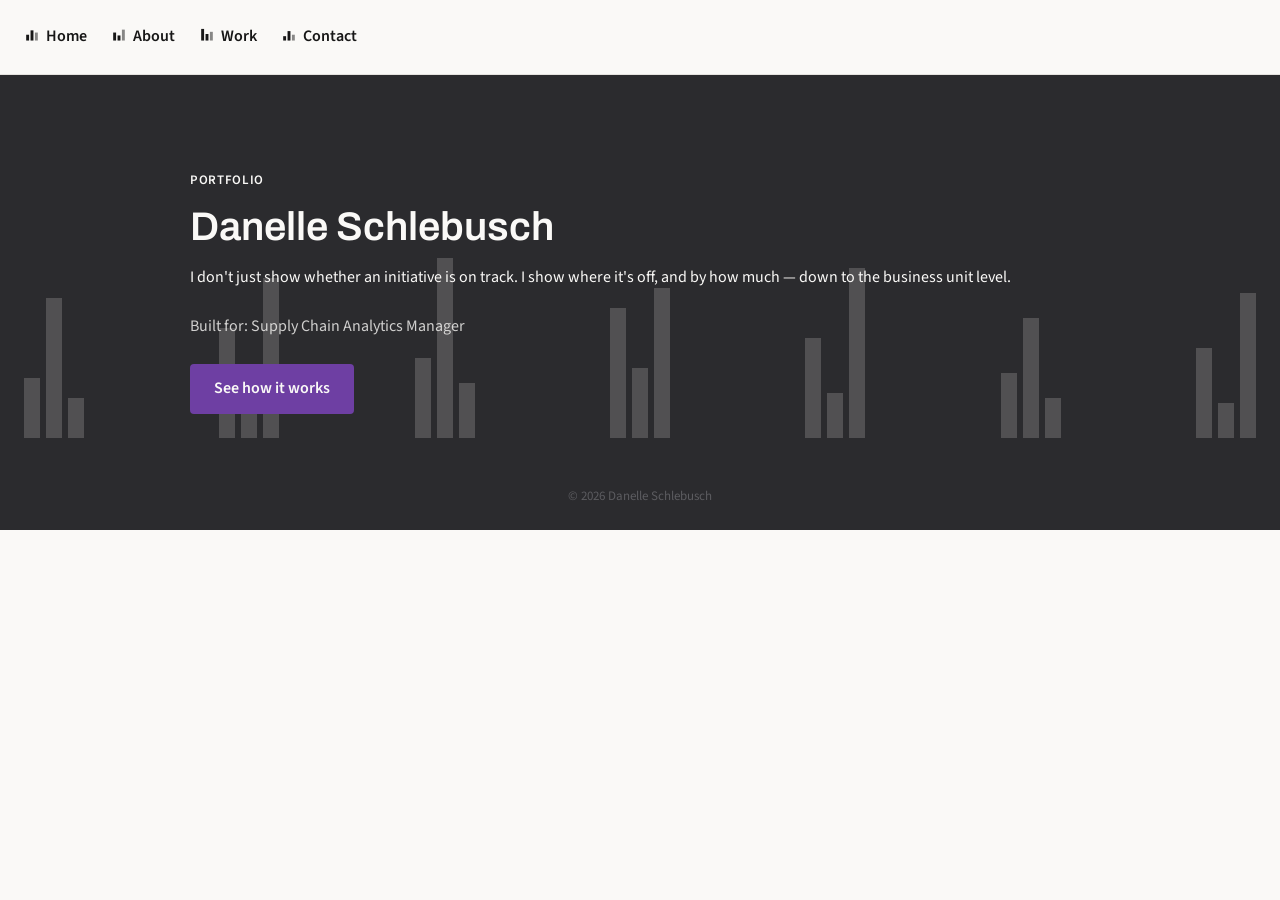
<file: index.html>
<!DOCTYPE html>
<html lang="en">
<head>
  <meta charset="UTF-8">
  <meta name="viewport" content="width=device-width, initial-scale=1.0">
  <title>Danelle Schlebusch — Portfolio</title>
  <link rel="stylesheet" href="styles.css">
</head>
<body>

  <nav class="site-nav">
    <a href="index.html" class="active">
      <svg class="nav-icon" viewBox="0 0 22 22" aria-hidden="true">
        <rect x="3" y="12" width="4" height="8" fill="#171717"/>
        <rect x="9" y="6" width="4" height="14" fill="#171717"/>
        <rect x="15" y="9" width="4" height="11" fill="#171717" opacity="0.5"/>
      </svg>
      Home
    </a>
    <a href="about.html">
      <svg class="nav-icon" viewBox="0 0 22 22" aria-hidden="true">
        <rect x="3" y="9" width="4" height="11" fill="#171717"/>
        <rect x="9" y="13" width="4" height="7" fill="#171717"/>
        <rect x="15" y="5" width="4" height="15" fill="#171717" opacity="0.5"/>
      </svg>
      About
    </a>
    <a href="work.html">
      <svg class="nav-icon" viewBox="0 0 22 22" aria-hidden="true">
        <rect x="3" y="4" width="4" height="16" fill="#171717"/>
        <rect x="9" y="11" width="4" height="9" fill="#171717"/>
        <rect x="15" y="8" width="4" height="12" fill="#171717" opacity="0.5"/>
      </svg>
      Work
    </a>
    <a href="contact.html">
      <svg class="nav-icon" viewBox="0 0 22 22" aria-hidden="true">
        <rect x="3" y="14" width="4" height="6" fill="#171717"/>
        <rect x="9" y="7" width="4" height="13" fill="#171717"/>
        <rect x="15" y="12" width="4" height="8" fill="#171717" opacity="0.5"/>
      </svg>
      Contact
    </a>
  </nav>

  <header class="hero">
    <div class="hero-content">
      <p class="label">Portfolio</p>
      <h1>Danelle Schlebusch</h1>
      <p class="hero-claim">
        I don't just show whether an initiative is on track. I show where
        it's off, and by how much — down to the business unit level.
      </p>
      <p class="hero-built-for">Built for: Supply Chain Analytics Manager</p>
      <a href="work.html" class="button">See how it works</a>
    </div>

    <div class="hero-bars" aria-hidden="true">
      <div class="bar-chart">
        <div class="bar bar-1"></div>
        <div class="bar bar-2"></div>
        <div class="bar bar-3"></div>
      </div>
      <div class="bar-chart">
        <div class="bar bar-4"></div>
        <div class="bar bar-5"></div>
        <div class="bar bar-6"></div>
      </div>
      <div class="bar-chart">
        <div class="bar bar-7"></div>
        <div class="bar bar-8"></div>
        <div class="bar bar-9"></div>
      </div>
      <div class="bar-chart">
        <div class="bar bar-10"></div>
        <div class="bar bar-11"></div>
        <div class="bar bar-12"></div>
      </div>
      <div class="bar-chart">
        <div class="bar bar-13"></div>
        <div class="bar bar-14"></div>
        <div class="bar bar-15"></div>
      </div>
      <div class="bar-chart">
        <div class="bar bar-16"></div>
        <div class="bar bar-17"></div>
        <div class="bar bar-18"></div>
      </div>
      <div class="bar-chart">
        <div class="bar bar-19"></div>
        <div class="bar bar-20"></div>
        <div class="bar bar-21"></div>
      </div>
    </div>
  </header>

  <footer class="site-footer">
    <p>&copy; 2026 Danelle Schlebusch</p>
  </footer>

</body>
</html>
</file>
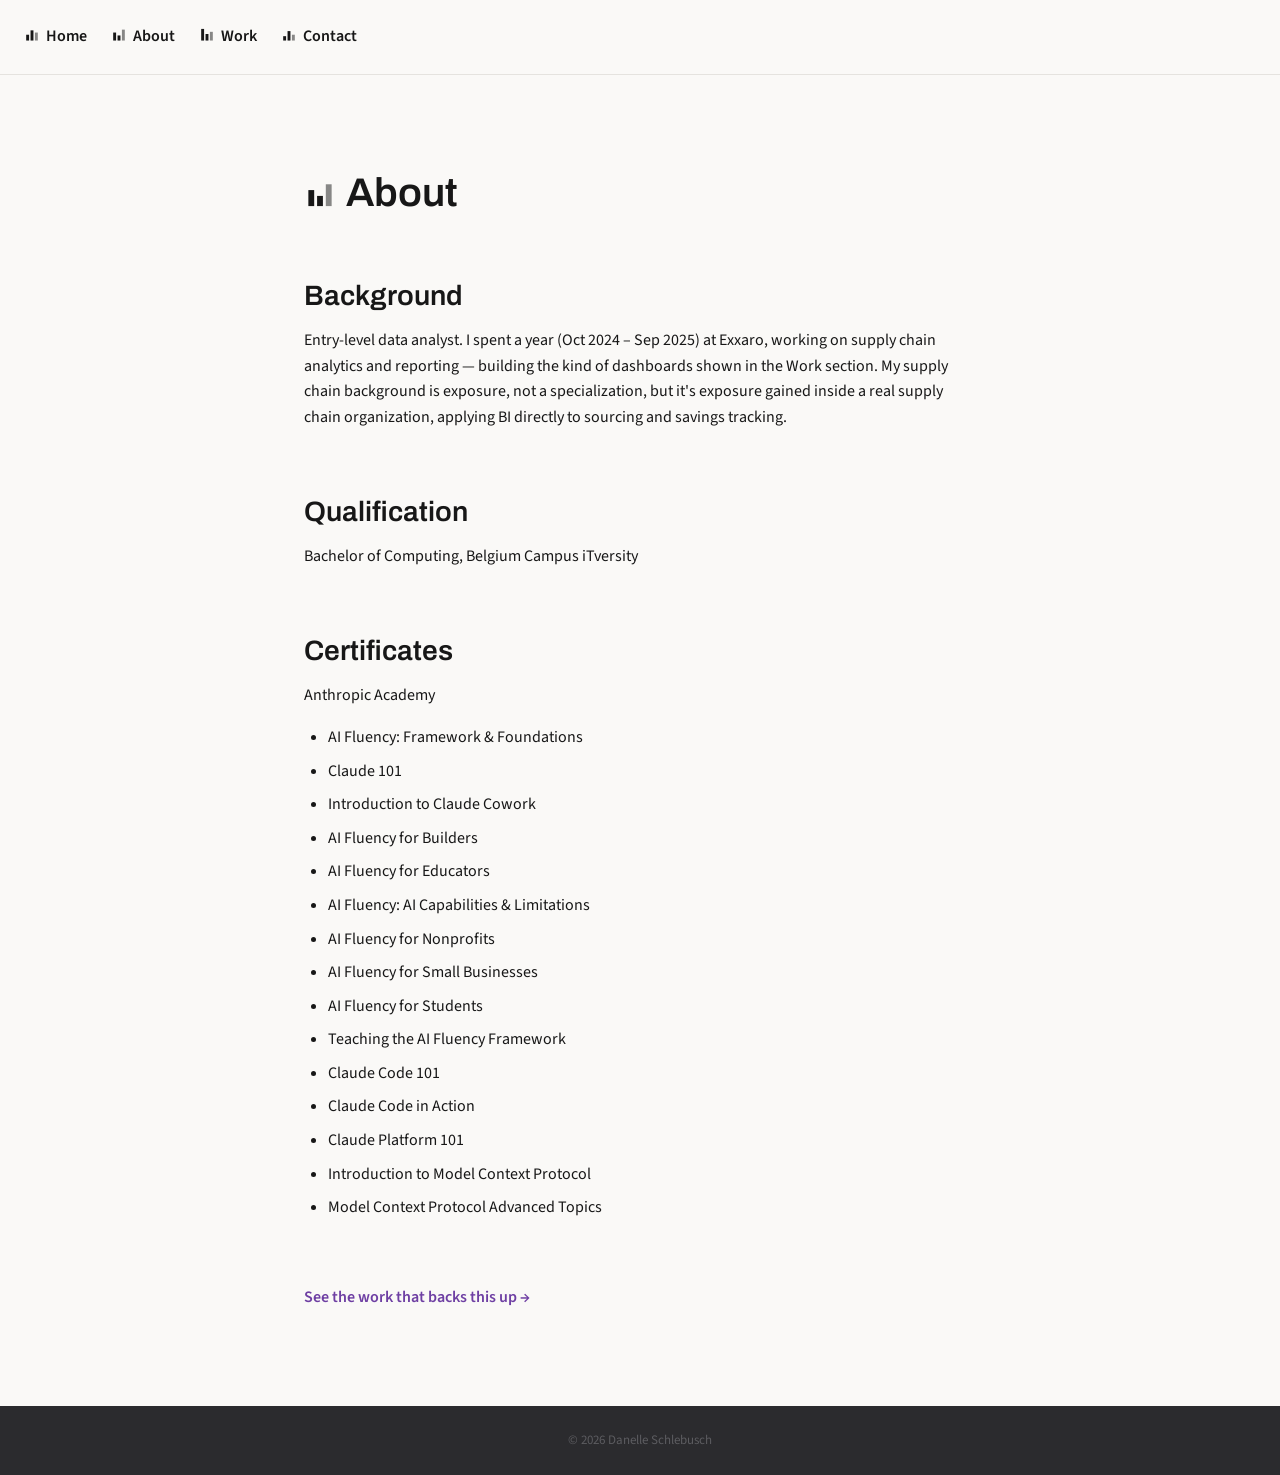
<file: about.html>
<!DOCTYPE html>
<html lang="en">
<head>
  <meta charset="UTF-8">
  <meta name="viewport" content="width=device-width, initial-scale=1.0">
  <title>About — Danelle Schlebusch</title>
  <link rel="stylesheet" href="styles.css">
</head>
<body>

  <nav class="site-nav">
    <a href="index.html">
      <svg class="nav-icon" viewBox="0 0 22 22" aria-hidden="true">
        <rect x="3" y="12" width="4" height="8" fill="#171717"/>
        <rect x="9" y="6" width="4" height="14" fill="#171717"/>
        <rect x="15" y="9" width="4" height="11" fill="#171717" opacity="0.5"/>
      </svg>
      Home
    </a>
    <a href="about.html" class="active">
      <svg class="nav-icon" viewBox="0 0 22 22" aria-hidden="true">
        <rect x="3" y="9" width="4" height="11" fill="#171717"/>
        <rect x="9" y="13" width="4" height="7" fill="#171717"/>
        <rect x="15" y="5" width="4" height="15" fill="#171717" opacity="0.5"/>
      </svg>
      About
    </a>
    <a href="work.html">
      <svg class="nav-icon" viewBox="0 0 22 22" aria-hidden="true">
        <rect x="3" y="4" width="4" height="16" fill="#171717"/>
        <rect x="9" y="11" width="4" height="9" fill="#171717"/>
        <rect x="15" y="8" width="4" height="12" fill="#171717" opacity="0.5"/>
      </svg>
      Work
    </a>
    <a href="contact.html">
      <svg class="nav-icon" viewBox="0 0 22 22" aria-hidden="true">
        <rect x="3" y="14" width="4" height="6" fill="#171717"/>
        <rect x="9" y="7" width="4" height="13" fill="#171717"/>
        <rect x="15" y="12" width="4" height="8" fill="#171717" opacity="0.5"/>
      </svg>
      Contact
    </a>
  </nav>

  <main class="about-page">
    <h1>
      <svg class="h1-icon" viewBox="0 0 22 22" aria-hidden="true">
        <rect x="3" y="9" width="4" height="11" fill="#171717"/>
        <rect x="9" y="13" width="4" height="7" fill="#171717"/>
        <rect x="15" y="5" width="4" height="15" fill="#171717" opacity="0.5"/>
      </svg>
      About
    </h1>

    <section class="about-block">
      <h2>Background</h2>
      <p>Entry-level data analyst. I spent a year (Oct 2024 – Sep 2025) at Exxaro, working on supply chain analytics and reporting — building the kind of dashboards shown in the Work section. My supply chain background is exposure, not a specialization, but it's exposure gained inside a real supply chain organization, applying BI directly to sourcing and savings tracking.</p>
    </section>

    <section class="about-block">
      <h2>Qualification</h2>
      <p>Bachelor of Computing, Belgium Campus iTversity</p>
    </section>

    <section class="about-block">
      <h2>Certificates</h2>
      <p>Anthropic Academy</p>
      <ul class="cert-list">
        <li>AI Fluency: Framework & Foundations</li>
        <li>Claude 101</li>
        <li>Introduction to Claude Cowork</li>
        <li>AI Fluency for Builders</li>
        <li>AI Fluency for Educators</li>
        <li>AI Fluency: AI Capabilities & Limitations</li>
        <li>AI Fluency for Nonprofits</li>
        <li>AI Fluency for Small Businesses</li>
        <li>AI Fluency for Students</li>
        <li>Teaching the AI Fluency Framework</li>
        <li>Claude Code 101</li>
        <li>Claude Code in Action</li>
        <li>Claude Platform 101</li>
        <li>Introduction to Model Context Protocol</li>
        <li>Model Context Protocol Advanced Topics</li>
      </ul>
    </section>

    <a href="work.html" class="cta-link">See the work that backs this up →</a>
  </main>

  <footer class="site-footer">
    <p>&copy; 2026 Danelle Schlebusch</p>
  </footer>

</body>
</html>
</file>
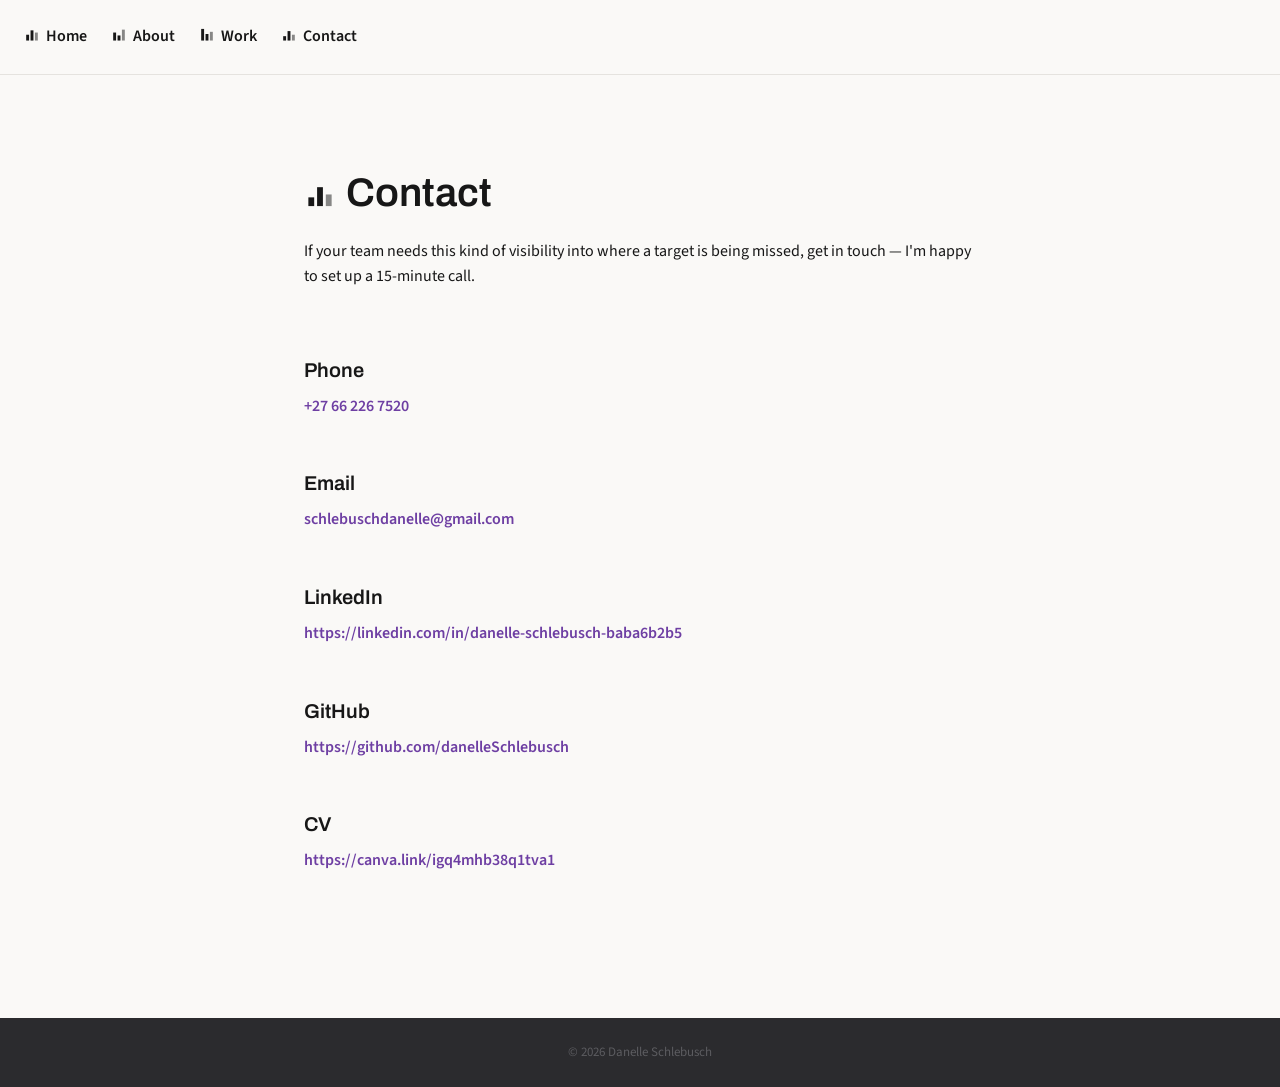
<file: contact.html>
<!DOCTYPE html>
<html lang="en">
<head>
  <meta charset="UTF-8">
  <meta name="viewport" content="width=device-width, initial-scale=1.0">
  <title>Contact — Danelle Schlebusch</title>
  <link rel="stylesheet" href="styles.css">
</head>
<body>

  <nav class="site-nav">
    <a href="index.html">
      <svg class="nav-icon" viewBox="0 0 22 22" aria-hidden="true">
        <rect x="3" y="12" width="4" height="8" fill="#171717"/>
        <rect x="9" y="6" width="4" height="14" fill="#171717"/>
        <rect x="15" y="9" width="4" height="11" fill="#171717" opacity="0.5"/>
      </svg>
      Home
    </a>
    <a href="about.html">
      <svg class="nav-icon" viewBox="0 0 22 22" aria-hidden="true">
        <rect x="3" y="9" width="4" height="11" fill="#171717"/>
        <rect x="9" y="13" width="4" height="7" fill="#171717"/>
        <rect x="15" y="5" width="4" height="15" fill="#171717" opacity="0.5"/>
      </svg>
      About
    </a>
    <a href="work.html">
      <svg class="nav-icon" viewBox="0 0 22 22" aria-hidden="true">
        <rect x="3" y="4" width="4" height="16" fill="#171717"/>
        <rect x="9" y="11" width="4" height="9" fill="#171717"/>
        <rect x="15" y="8" width="4" height="12" fill="#171717" opacity="0.5"/>
      </svg>
      Work
    </a>
    <a href="contact.html" class="active">
      <svg class="nav-icon" viewBox="0 0 22 22" aria-hidden="true">
        <rect x="3" y="14" width="4" height="6" fill="#171717"/>
        <rect x="9" y="7" width="4" height="13" fill="#171717"/>
        <rect x="15" y="12" width="4" height="8" fill="#171717" opacity="0.5"/>
      </svg>
      Contact
    </a>
  </nav>

  <main class="contact-page">
    <h1>
      <svg class="h1-icon" viewBox="0 0 22 22" aria-hidden="true">
        <rect x="3" y="14" width="4" height="6" fill="#171717"/>
        <rect x="9" y="7" width="4" height="13" fill="#171717"/>
        <rect x="15" y="12" width="4" height="8" fill="#171717" opacity="0.5"/>
      </svg>
      Contact
    </h1>

    <p class="contact-intro">
      If your team needs this kind of visibility into where a target is being
      missed, get in touch — I'm happy to set up a 15-minute call.
    </p>

    <section class="contact-block">
      <h2>Phone</h2>
      <p><a href="tel:+27662267520" class="contact-value">+27 66 226 7520</a></p>
    </section>

    <section class="contact-block">
      <h2>Email</h2>
      <p><a href="mailto:schlebuschdanelle@gmail.com" class="contact-value">schlebuschdanelle@gmail.com</a></p>
    </section>

    <section class="contact-block">
      <h2>LinkedIn</h2>
      <p><a href="https://linkedin.com/in/danelle-schlebusch-baba6b2b5" class="contact-value" target="_blank" rel="noopener">https://linkedin.com/in/danelle-schlebusch-baba6b2b5</a></p>
    </section>

    <section class="contact-block">
      <h2>GitHub</h2>
      <p><a href="https://github.com/danelleSchlebusch" class="contact-value" target="_blank" rel="noopener">https://github.com/danelleSchlebusch</a></p>
    </section>

    <section class="contact-block">
      <h2>CV</h2>
      <p><a href="https://canva.link/igq4mhb38q1tva1" class="contact-value" target="_blank" rel="noopener">https://canva.link/igq4mhb38q1tva1</a></p>
    </section>
  </main>

  <footer class="site-footer">
    <p>&copy; 2026 Danelle Schlebusch</p>
  </footer>

</body>
</html>
</file>
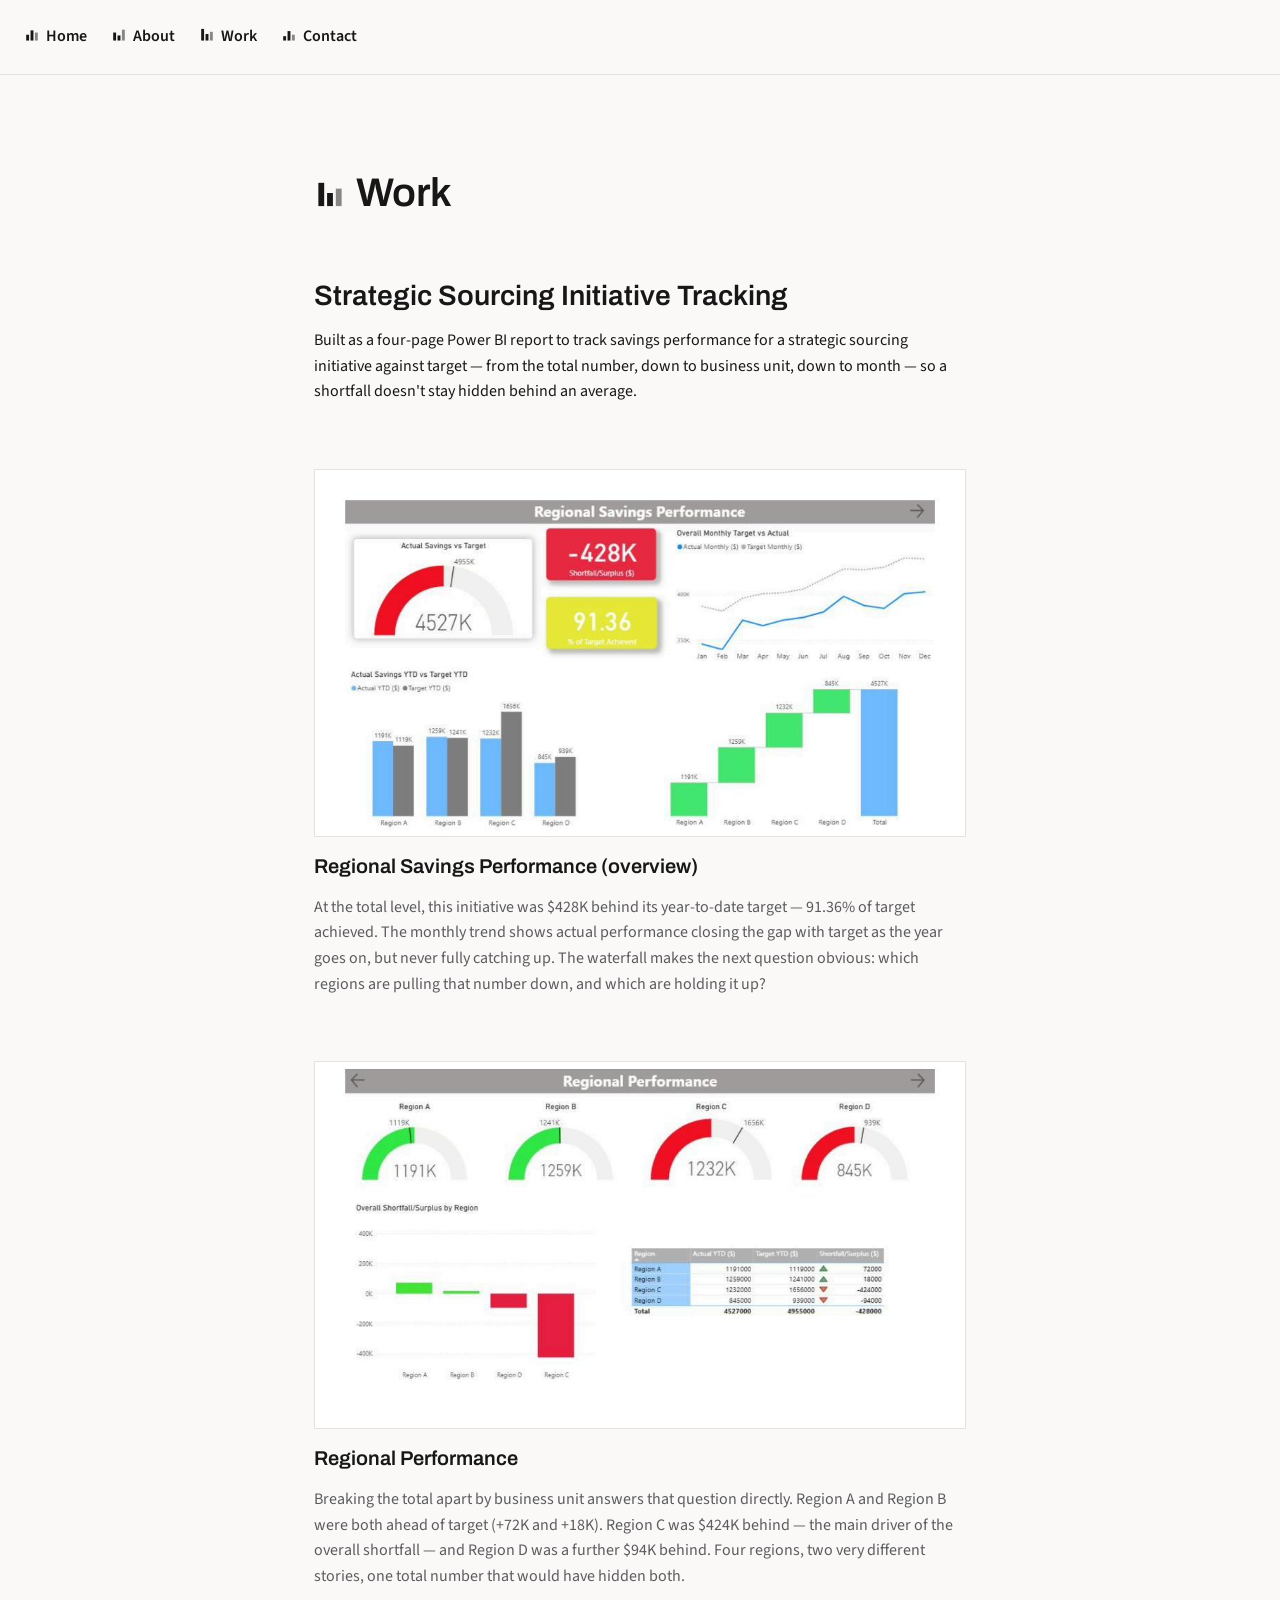
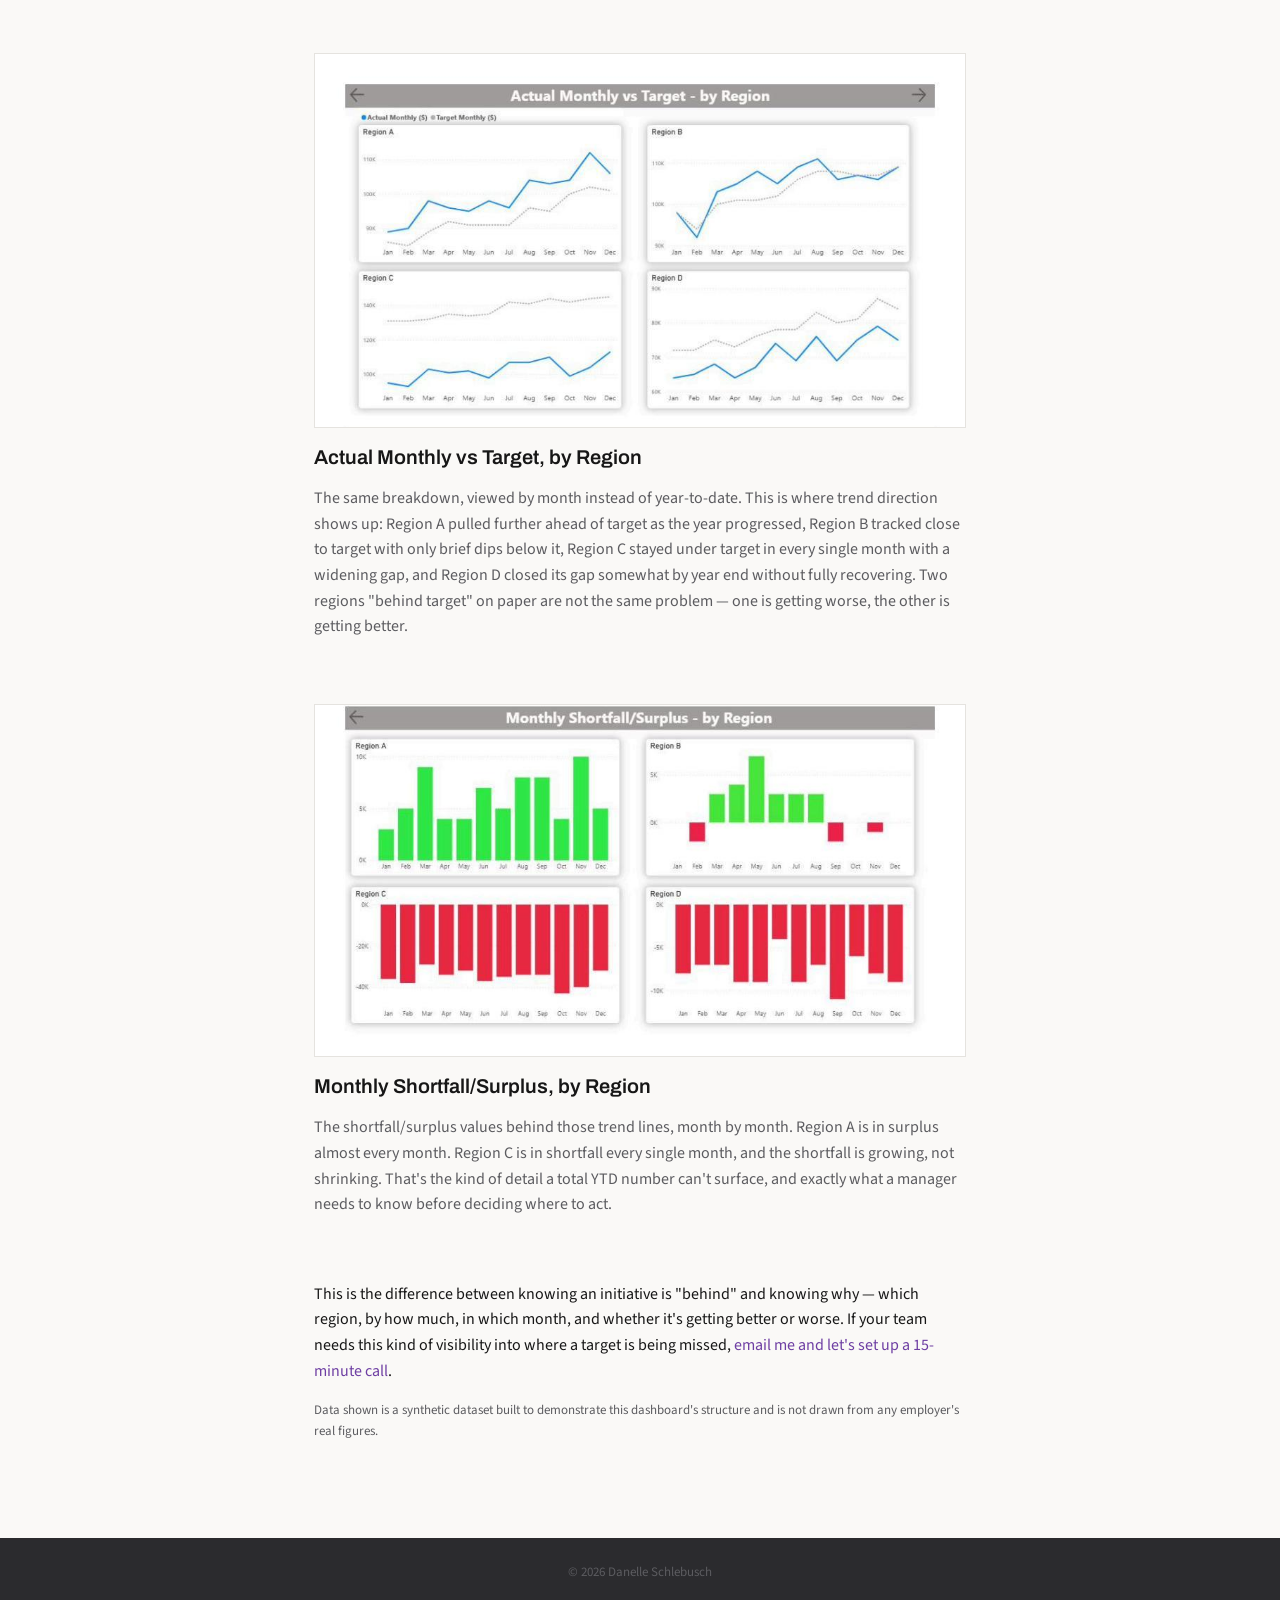
<file: work.html>
<!DOCTYPE html>
<html lang="en">
<head>
  <meta charset="UTF-8">
  <meta name="viewport" content="width=device-width, initial-scale=1.0">
  <title>Work — Danelle Schlebusch</title>
  <link rel="stylesheet" href="styles.css">
</head>
<body>

 <nav class="site-nav">
    <a href="index.html">
      <svg class="nav-icon" viewBox="0 0 22 22" aria-hidden="true">
        <rect x="3" y="12" width="4" height="8" fill="#171717"/>
        <rect x="9" y="6" width="4" height="14" fill="#171717"/>
        <rect x="15" y="9" width="4" height="11" fill="#171717" opacity="0.5"/>
      </svg>
      Home
    </a>
    <a href="about.html">
      <svg class="nav-icon" viewBox="0 0 22 22" aria-hidden="true">
        <rect x="3" y="9" width="4" height="11" fill="#171717"/>
        <rect x="9" y="13" width="4" height="7" fill="#171717"/>
        <rect x="15" y="5" width="4" height="15" fill="#171717" opacity="0.5"/>
      </svg>
      About
    </a>
    <a href="work.html" class="active">
      <svg class="nav-icon" viewBox="0 0 22 22" aria-hidden="true">
        <rect x="3" y="4" width="4" height="16" fill="#171717"/>
        <rect x="9" y="11" width="4" height="9" fill="#171717"/>
        <rect x="15" y="8" width="4" height="12" fill="#171717" opacity="0.5"/>
      </svg>
      Work
    </a>
    <a href="contact.html">
      <svg class="nav-icon" viewBox="0 0 22 22" aria-hidden="true">
        <rect x="3" y="14" width="4" height="6" fill="#171717"/>
        <rect x="9" y="7" width="4" height="13" fill="#171717"/>
        <rect x="15" y="12" width="4" height="8" fill="#171717" opacity="0.5"/>
      </svg>
      Contact
    </a>
  </nav>

  <main>
    <section class="work">
      <h1>
        <svg class="h1-icon" viewBox="0 0 22 22" aria-hidden="true">
          <rect x="3" y="4" width="4" height="16" fill="#171717"/>
          <rect x="9" y="11" width="4" height="9" fill="#171717"/>
          <rect x="15" y="8" width="4" height="12" fill="#171717" opacity="0.5"/>
        </svg>
        Work
      </h1>

      <h2>Strategic Sourcing Initiative Tracking</h2>
      <p>
        Built as a four-page Power BI report to track savings performance
        for a strategic sourcing initiative against target — from the
        total number, down to business unit, down to month — so a
        shortfall doesn't stay hidden behind an average.
      </p>

      <figure class="work-figure">
        <a href="images/screenshot-1-overview.jpg" target="_blank" rel="noopener">
          <img src="images/screenshot-1-overview.jpg"
               alt="Regional Savings Performance overview: gauge showing 4527K actual against a 4955K target, a -428K shortfall card, 91.36% of target achieved, a monthly trend line, and a waterfall chart by region"
               class="work-screenshot">
        </a>
        <figcaption>
          <h3>Regional Savings Performance (overview)</h3>
          <p>
            At the total level, this initiative was $428K behind its
            year-to-date target — 91.36% of target achieved. The monthly
            trend shows actual performance closing the gap with target as
            the year goes on, but never fully catching up. The waterfall
            makes the next question obvious: which regions are pulling
            that number down, and which are holding it up?
          </p>
        </figcaption>
      </figure>

      <figure class="work-figure">
        <a href="images/screenshot-2-regional.jpg" target="_blank" rel="noopener">
          <img src="images/screenshot-2-regional.jpg"
               alt="Regional Performance: four gauges for Region A through D, a shortfall/surplus bar chart, and a table of actual, target, and shortfall by region"
               class="work-screenshot">
        </a>
        <figcaption>
          <h3>Regional Performance</h3>
          <p>
            Breaking the total apart by business unit answers that
            question directly. Region A and Region B were both ahead of
            target (+72K and +18K). Region C was $424K behind — the main
            driver of the overall shortfall — and Region D was a further
            $94K behind. Four regions, two very different stories, one
            total number that would have hidden both.
          </p>
        </figcaption>
      </figure>

      <figure class="work-figure">
        <a href="images/screenshot-3-monthly-trend.jpg" target="_blank" rel="noopener">
          <img src="images/screenshot-3-monthly-trend.jpg"
               alt="Four small line charts, one per region, showing actual monthly savings against target from January to December"
               class="work-screenshot">
        </a>
        <figcaption>
          <h3>Actual Monthly vs Target, by Region</h3>
          <p>
            The same breakdown, viewed by month instead of year-to-date.
            This is where trend direction shows up: Region A pulled
            further ahead of target as the year progressed, Region B
            tracked close to target with only brief dips below it, Region
            C stayed under target in every single month with a widening
            gap, and Region D closed its gap somewhat by year end without
            fully recovering. Two regions "behind target" on paper are
            not the same problem — one is getting worse, the other is
            getting better.
          </p>
        </figcaption>
      </figure>

      <figure class="work-figure">
        <a href="images/screenshot-4-monthly-shortfall.jpg" target="_blank" rel="noopener">
          <img src="images/screenshot-4-monthly-shortfall.jpg"
               alt="Four small bar charts, one per region, showing monthly savings surplus or shortfall from January to December"
               class="work-screenshot">
        </a>
        <figcaption>
          <h3>Monthly Shortfall/Surplus, by Region</h3>
          <p>
            The shortfall/surplus values behind those trend lines, month
            by month. Region A is in surplus almost every month. Region C
            is in shortfall every single month, and the shortfall is
            growing, not shrinking. That's the kind of detail a total YTD
            number can't surface, and exactly what a manager needs to
            know before deciding where to act.
          </p>
        </figcaption>
      </figure>

      <p class="work-closing">
        This is the difference between knowing an initiative is "behind"
        and knowing why — which region, by how much, in which month, and
        whether it's getting better or worse. If your team needs this
        kind of visibility into where a target is being missed,
        <a href="contact.html" class="work-cta">email me and let's set up a 15-minute call</a>.
      </p>

      <p class="work-disclaimer">
        Data shown is a synthetic dataset built to demonstrate this
        dashboard's structure and is not drawn from any employer's real
        figures.
      </p>

    </section>
  </main>

  <!-- Same idea here — reuse whatever footer you already built. -->
  <footer class="site-footer">
    <p>&copy; 2026 Danelle Schlebusch</p>
  </footer>

</body>
</html>
</file>
<file: styles.css>
/* ---- Fonts (from Style Guide) ---- */
@import url('https://fonts.googleapis.com/css2?family=Archivo:wght@600&family=Source+Sans+3:wght@400;600&display=swap');

/* ---- Color variables (from Style Guide) ---- */
:root {
  --bg: #FAF9F7;             /* page background */
  --surface-dark: #2B2B2E;   /* nav / hero / footer background */
  --text: #171717;           /* text on light background */
  --text-on-dark: #FAF9F7;   /* text on dark background */
  --muted: #5C5C60;          /* captions, footer text */
  --accent: #6E3FA3;         /* CTA button, links */
}

/* ---- Reset ---- */
* {
  margin: 0;
  padding: 0;
  box-sizing: border-box;
}

body {
  background-color: var(--bg);
  color: var(--text);
  font-family: 'Source Sans 3', sans-serif;
  font-size: 16px;
  line-height: 1.6;
}

/* ---- Headings ---- */
h1, h2, h3 {
  font-family: 'Archivo', sans-serif;
  font-weight: 600;
}

h1 {
  font-size: 40px;
  line-height: 1.1;
}

/* ---- Small uppercase label ---- */
.label {
  font-size: 13px;
  line-height: 1.4;
  text-transform: uppercase;
  letter-spacing: 0.05em;
  font-weight: 600;
}

/* ---- Hero section ---- */
.hero {
  background-color: var(--surface-dark);
  color: var(--text-on-dark);
  padding: 96px 24px 48px;
  position: relative;
  overflow: hidden;
}

.hero-content {
  max-width: 900px;
  margin: 0 auto;
  position: relative;
  z-index: 2;
}

.hero-content .label {
  color: var(--text-on-dark);
  margin-bottom: 16px;
}

.hero-content h1 {
  margin-bottom: 16px;
}

.hero-claim {
  margin-bottom: 24px;
}

.hero-built-for {
  color: var(--text-on-dark);
  opacity: 0.8;
  margin-bottom: 24px;
}

.button {
  display: inline-block;
  background-color: var(--accent);
  color: var(--text-on-dark);
  text-decoration: none;
  padding: 12px 24px;
  border-radius: 4px;
  font-weight: 600;
}

.button:hover {
  text-decoration: underline;
}

/* ---- Decorative bars in the hero ---- */
.hero-bars {
  position: absolute;
  inset: 0;
  display: flex;
  align-items: flex-end;
  justify-content: space-between;
  padding: 0 24px 24px;
  opacity: 0.18;
  z-index: 1;
}

.bar-chart {
  display: flex;
  align-items: flex-end;
  gap: 6px;
}

.bar {
  width: 16px;
  background-color: var(--text-on-dark);
}

.bar-1  { height: 60px; }
.bar-2  { height: 140px; }
.bar-3  { height: 40px; }
.bar-4  { height: 110px; }
.bar-5  { height: 50px; }
.bar-6  { height: 160px; }
.bar-7  { height: 80px; }
.bar-8  { height: 180px; }
.bar-9  { height: 55px; }
.bar-10 { height: 130px; }
.bar-11 { height: 70px; }
.bar-12 { height: 150px; }
.bar-13 { height: 100px; }
.bar-14 { height: 45px; }
.bar-15 { height: 170px; }
.bar-16 { height: 65px; }
.bar-17 { height: 120px; }
.bar-18 { height: 40px; }
.bar-19 { height: 90px; }
.bar-20 { height: 35px; }
.bar-21 { height: 145px; }

/* ---- Nav bar ---- */
.site-nav {
  display: flex;
  align-items: center;
  gap: 24px;
  padding: 24px;
  background-color: var(--bg);
  border-bottom: 1px solid #E5E3DF;
}

.site-nav a:hover {
  color: var(--accent);
  text-decoration: underline;
}

.site-nav a {
  display: inline-flex;
  align-items: center;
  gap: 6px;
  color: var(--text);
  font-weight: 600;
  text-decoration: none;
}

.nav-icon {
  width: 16px;
  height: 16px;
  position: relative;
  top: -3px;
}

.about-page h1 {
  display: flex;
  align-items: center;
  gap: 10px;
}

.h1-icon {
  width: 32px;
  height: 32px;
}

/* ---- Footer ---- */
.site-footer {
  background-color: var(--surface-dark);
  color: var(--muted);
  text-align: center;
  padding: 24px;
  font-size: 13px;
}

/* ---- Mobile spacing (Style Guide: 48px on mobile) ---- */
@media (max-width: 600px) {
  .hero {
    padding: 48px 16px;
  }
}

/* ABOUT PAGE */

.about-page {
  max-width: 720px;
  margin: 0 auto;
  padding: 96px 24px;
}

.about-page h1 {
  font-family: 'Archivo', sans-serif;
  font-weight: 600;
  font-size: 40px;
  line-height: 1.1;
  color: #171717;
  margin-bottom: 64px;
}

.about-block {
  margin-bottom: 64px;
}

.about-block h2 {
  font-family: 'Archivo', sans-serif;
  font-weight: 600;
  font-size: 28px;
  line-height: 1.2;
  color: #171717;
  margin-bottom: 16px;
}

.about-block p {
  font-family: 'Source Sans 3', sans-serif;
  font-weight: 400;
  font-size: 16px;
  line-height: 1.6;
  color: #171717;
}

.cta-link {
  display: inline-block;
  font-family: 'Source Sans 3', sans-serif;
  font-weight: 600;
  font-size: 16px;
  color: #6E3FA3;
  text-decoration: none;
}

.cta-link:hover {
  text-decoration: underline;
}

@media (max-width: 600px) {
  .about-page {
    padding: 48px 24px;
  }
}

.cert-list {
  margin-top: 16px;
  padding-left: 24px;
  font-family: 'Source Sans 3', sans-serif;
  font-weight: 400;
  font-size: 16px;
  line-height: 1.6;
  color: #171717;
}

.cert-list li {
  margin-bottom: 8px;
}

/* Work Page */

.work {
  max-width: 700px;
  margin: 0 auto;
  padding: 96px 24px;
}

.work h1 {
  font-family: 'Archivo', sans-serif;
  font-weight: 600;
  font-size: 40px;
  line-height: 1.1;
  margin: 0;
  color: #171717;
  display: flex;
  align-items: center;
  gap: 10px;
}

.work h2 {
  font-family: 'Archivo', sans-serif;
  font-weight: 600;
  font-size: 28px;
  line-height: 1.2;
  margin-top: 64px;
  margin-bottom: 16px;
  color: #171717;
}

.work h3 {
  font-family: 'Archivo', sans-serif;
  font-weight: 600;
  font-size: 20px;
  line-height: 1.3;
  margin-top: 16px;
  margin-bottom: 16px;
  color: #171717;
}

.work-figure {
  margin-top: 64px;
  margin-bottom: 0;
}

.work-screenshot {
  width: 100%;
  display: block;
  border: 1px solid #E5E3DF;
}

.work-figure figcaption p {
  color: var(--muted);
  margin: 0;
}

.work-closing {
  margin-top: 64px;
}

.work-disclaimer {
  color: var(--muted);
  font-size: 13px;
  margin-top: 16px;
}

.work-cta,
a.work-cta {
  color: var(--accent);
  text-decoration: none;
}

.work-cta:hover {
  text-decoration: underline;
}

/* Contact Page */

.contact-page {
  max-width: 720px;
  margin: 0 auto;
  padding: 96px 24px;
}

.contact-page h1 {
  display: flex;
  align-items: center;
  gap: 10px;
  margin-bottom: 24px;
}

.contact-intro {
  margin-bottom: 64px;
}

.contact-block {
  margin-bottom: 48px;
}

.contact-block h2 {
  font-size: 20px;
  margin-bottom: 8px;
}

.contact-value {
  font-weight: 600;
  color: var(--accent);
  text-decoration: none;
}

.contact-value:hover {
  text-decoration: underline;
}

@media (max-width: 600px) {
  .contact-page {
    padding: 48px 24px;
  }
}
</file>
